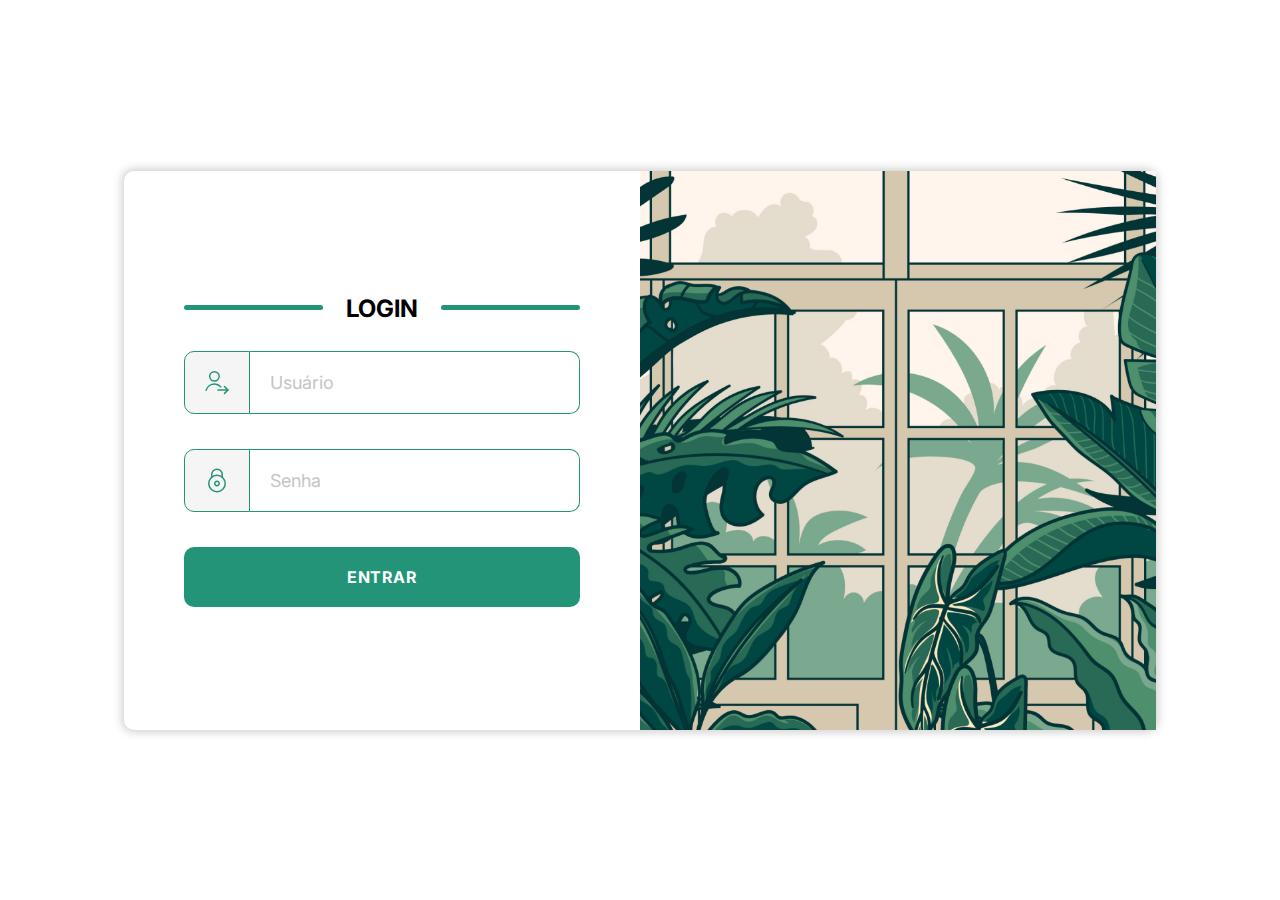
<file: index.html>
<!DOCTYPE html>
<html lang="en">

<head>
    <meta charset="UTF-8">
    <meta name="viewport" content="width=device-width, initial-scale=1.0">
    <link rel="stylesheet" href="./css/style.css">
    <link rel="preconnect" href="https://fonts.googleapis.com">
    <link rel="preconnect" href="https://fonts.gstatic.com" crossorigin>
    <link
        href="https://fonts.googleapis.com/css2?family=Inter:ital,opsz,wght@0,14..32,100..900;1,14..32,100..900&display=swap"
        rel="stylesheet">
    <link rel="shortcut icon" href="./icones/favicon.ico" type="image/x-icon">
    <title>Login</title>
</head>

<body>

    <main>
        <div class="login">
            <div class="conteudo-login">
                <div class="teste-login">
                    <h2>Login</h2>
                </div>
                <form action="" class="conteudo-login--form">
                    <div class="login-usuario">
                        <img src="./icones/user.svg" alt="">
                        <input type="text" placeholder="Usuário" class="input-usuario" required>
                    </div>
                    <div class="login-senha">
                        <img src="./icones/pswrd.svg" alt="">
                        <input type="password" placeholder="Senha" class="input-pswd" required>
                    </div>
                    <a href="./estoque.html" class="form-btn">Entrar</a>
                </form>
            </div>
            <div class="conteudo-img">
                <img src="./img/img-login.png" alt="Login" class="img-login" height="559px">
            </div>
        </div>
    </main>

</body>

</html>
</file>
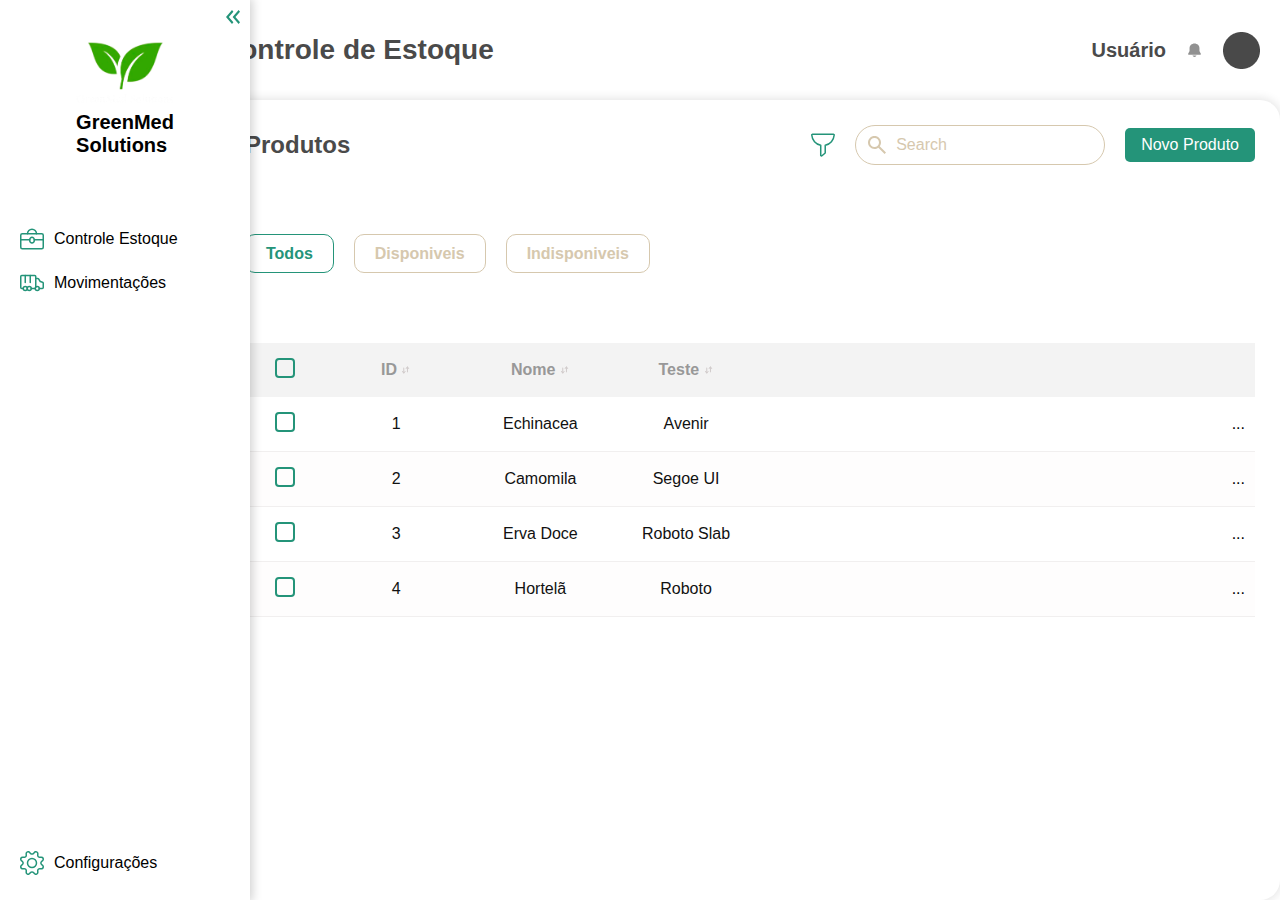
<file: estoque.html>
<!DOCTYPE html>
<html lang="en">
  <head>
    <meta charset="UTF-8" />
    <meta name="viewport" content="width=device-width, initial-scale=1.0" />
    <title>Controle de Estoque</title>
    <link rel="stylesheet" href="./css/estoque.css" />
    <link rel="stylesheet" href="./css/style.css" />
    <link rel="shortcut icon" href="./icones/favicon.ico" type="image/x-icon" />
  </head>

  <body>
    <nav class="navegacao">
      <img src="./img/seta-voltar.svg" alt="" srcset="" class="seta-voltar" />
      <div class="logo">
        <a href="./index.html" class="voltar-login">
          <img src="./img/logo.png" alt="" class="img-logo" />
        </a>
        <h3>GreenMed<br />Solutions</h3>
      </div>
      <div class="navegacao-container">
        <ul class="navecagao-menu">
          <li>
            <a href="./estoque.html">
              <img src="./icones/estoque.svg" alt="" srcset="" />
              Controle Estoque
            </a>
          </li>
          <li>
            <a href="./movimentacoes.html">
              <img src="./icones/movimentacoes.svg" alt="" />
              Movimentações
            </a>
          </li>
        </ul>
        <ul class="navecagao-menu">
          <li>
            <a href="#">
              <img src="./icones/configuracoes.svg" alt="" />
              Configurações
            </a>
          </li>
        </ul>
      </div>
    </nav>

    <div class="estoque-container">
      <div class="estoque-cabecalho">
        <h1>Controle de Estoque</h1>
        <div class="cabecalho-estoque--perfil">
          <h3>Usuário</h3>
          <img
            src="./img/notificacoes.svg"
            alt=""
            srcset=""
            class="img-notificacoes"
          />
          <img src="./img/perfil.png" alt="" srcset="" />
        </div>
      </div>
      <div class="estoque-produtos">
        <div class="estoque-produtos-cabecalho">
          <h2>Produtos</h2>
          <div class="produtos-filtro">
            <img src="./icones/filtrar.svg" alt="" class="btn-filtrar" />
            <div class="btn-pesquisa">
              <input type="search" class="btn-pesquisa" placeholder="Search" />
              <img src="./img/search.svg" class="search" alt="" srcset="" />
            </div>
            <a href="#" id="" class="btn-novo-produto">Novo Produto</a>
            <a href="#" id="" class="btn-novo-produto_respon">+</a>
          </div>
        </div>
        <div class="estoque-produtos--status">
          <ul>
            <li>
              <a href="#" class="stat1">Todos</a>
            </li>
            <li>
              <a href="#" class="stat2">Disponiveis</a>
            </li>
            <li>
              <a href="#" class="stat2">Indisponiveis</a>
            </li>
          </ul>
        </div>
        <div class="estoque-produtos--status-lista">
          <form class="lista-status">
            <!-- <label for="status" >Escolha um status:</label> -->
            <select id="status" class="produtos-status-lista" name="status">
              <option value="maçã">Todos</option>
              <option value="banana">Disponíveis</option>
              <option value="laranja">Indisponíveis</option>
            </select>
          </form>
        </div>
        <div class="estoque-produtos-tabela">
          <table class="estoque-tabela">
            <thead>
              <tr>
                <th>
                  <input type="checkbox" class="tabela-checkbox" />
                </th>
                <th class="tabela-titulo">
                  ID
                  <img src="./img/botao-filtro2.svg" alt="" srcset="" />
                </th>
                <th class="tabela-titulo">
                  Nome
                  <img src="./img/botao-filtro2.svg" alt="" srcset="" />
                </th>
                <th class="tabela-titulo">
                  Teste
                  <img src="./img/botao-filtro2.svg" alt="" srcset="" />
                </th>
                <th class="expandir"></th>
              </tr>
            </thead>
            <tbody>
              <tr>
                <td><input type="checkbox" class="tabela-checkbox" /></td>
                <td>1</td>
                <td>Echinacea</td>
                <td>Avenir</td>
                <td class="expandir">...</td>
              </tr>
              <tr>
                <td><input type="checkbox" class="tabela-checkbox" /></td>
                <td>2</td>
                <td>Camomila</td>
                <td>Segoe UI</td>
                <td class="expandir">...</td>
              </tr>
              <tr>
                <td><input type="checkbox" class="tabela-checkbox" /></td>
                <td>3</td>
                <td>Erva Doce</td>
                <td>Roboto Slab</td>
                <td class="expandir">...</td>
              </tr>
              <tr>
                <td><input type="checkbox" class="tabela-checkbox" /></td>
                <td>4</td>
                <td>Hortelã</td>
                <td>Roboto</td>
                <td class="expandir">...</td>
              </tr>
            </tbody>
          </table>
        </div>
      </div>
    </div>

    <script src="./js/script.js"></script>
  </body>
</html>
</file>
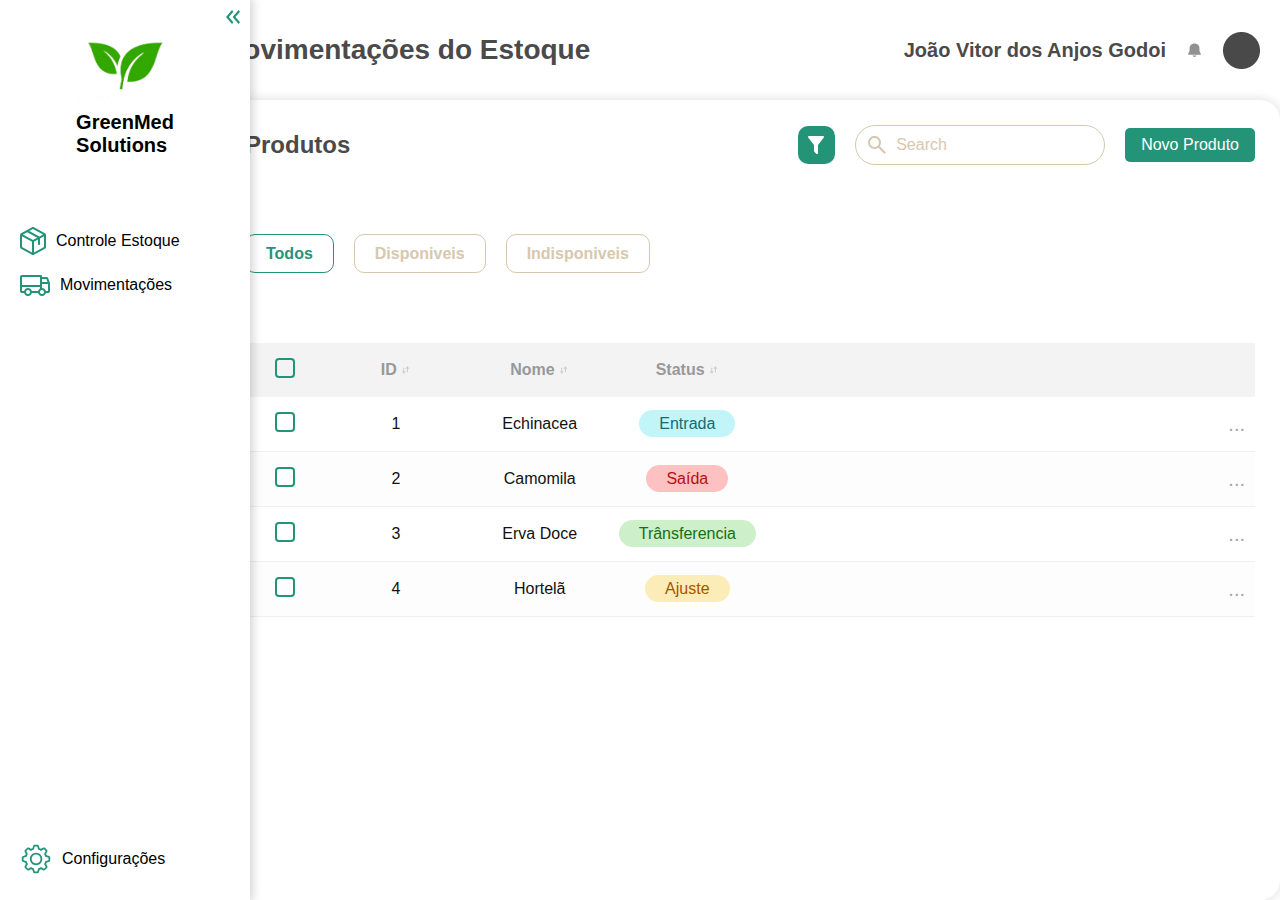
<file: movimentacoes.html>
<!DOCTYPE html>
<html lang="en">

<head>
  <meta charset="UTF-8">
  <meta name="viewport" content="width=device-width, initial-scale=1.0">
  <title>Controle de Estoque</title>
  <link rel="stylesheet" href="./css/estoque.css">
  <link rel="stylesheet" href="./css/movimentacoes.css">
  <link rel="stylesheet" href="./css/style.css">
  <link rel="shortcut icon" href="./icones/favicon.ico" type="image/x-icon">
</head>

<body>
  <nav class="navegacao">
    <img src="./img/seta-voltar.svg" alt="" srcset="" class="seta-voltar">
    <div class="logo">
      <a href="./index.html" class="voltar-login">
        <img src="./img/logo.png" alt="" class="img-logo" />
      </a>
      <h3>GreenMed<br />Solutions</h3>
    </div>
    <div class="navegacao-container">
      <ul class="navecagao-menu">
        <li>
          <a href="./estoque.html">
            <img src="./img/estoque.svg" alt="">
            Controle Estoque
          </a>
        </li>
        <li>
          <a href="./movimentacoes.html">
            <img src="./img/movimentacoes.svg" alt="">
            Movimentações
          </a>
        </li>
      </ul>
      <ul class="navecagao-menu">
        <li>
          <a href="#">
            <img src="./img/configuracoes.svg" alt="">
            Configurações
          </a>
        </li>
      </ul>
    </div>
  </nav>

  <div class="estoque-container">
    <div class="estoque-cabecalho">
      <h1>Movimentações do Estoque</h1>
      <div class="cabecalho-estoque--perfil">
        <h3>João Vitor dos Anjos Godoi</h3>
        <img src="./img/notificacoes.svg" alt="" srcset="">
        <img src="./img/perfil.png" alt="" srcset="">
      </div>
    </div>
    <div class="estoque-produtos">
      <div class="estoque-produtos-cabecalho">
        <h2>Produtos</h2>
        <div class="produtos-filtro">
          <img src="./img/botao-filtro.svg" alt="">
          <div class="btn-pesquisa">
            <input type="search" class="btn-pesquisa" placeholder="Search">
            <img src="./img/search.svg" class="search" alt="" srcset="">
          </div>
          <a href="#" id="" class="btn-novo-produto">Novo Produto</a>
        </div>
      </div>
      <div class="estoque-produtos--status">
        <ul>
          <li>
            <a href="#" class="stat1">Todos</a>
          </li>
          <li>
            <a href="#" class="stat2">Disponiveis</a>
          </li>
          <li>
            <a href="#" class="stat2">Indisponiveis</a>
          </li>
        </ul>
      </div>
      <div class="estoque-produtos-tabela">
        <table class="estoque-tabela">
          <thead>
            <tr>
              <th>
                <input type="checkbox" class="tabela-checkbox">
              </th>
              <th class="tabela-titulo">
                ID
                <img src="./img/botao-filtro2.svg" alt="" srcset="">
              </th>
              <th class="tabela-titulo">
                Nome
                <img src="./img/botao-filtro2.svg" alt="" srcset="">
              </th>
              <th class="tabela-titulo">
                Status
                <img src="./img/botao-filtro2.svg" alt="" srcset="">
              </th>
              <th class="expandir"></th>
            </tr>
          </thead>
          <tbody>
            <tr>
              <td><input type="checkbox" class="tabela-checkbox"></td>
              <td>1</td>
              <td>Echinacea</td>
              <td class="tabela-entrada">
                <span>Entrada</span>
              </td>
              <td class="expandir">
                <span>...</span>
              </td>
            </tr>
            <tr>
              <td><input type="checkbox" class="tabela-checkbox"></td>
              <td>2</td>
              <td>Camomila</td>
              <td class="tabela-saida">
                <span>Saída</span>
              </td>
              <td class="expandir">
                <span>...</span>
              </td>
            </tr>
            <tr>
              <td><input type="checkbox" class="tabela-checkbox"></td>
              <td>3</td>
              <td>Erva Doce</td>
              <td class="tabela-transf">
                <span>Trânsferencia</span>
              </td>
              <td class="expandir">
                <span>...</span>
              </td>
            </tr>
            <tr>
              <td><input type="checkbox" class="tabela-checkbox"></td>
              <td>4</td>
              <td>Hortelã</td>
              <td class="tabela-ajuste">
                <span>Ajuste</span>
              </td>
              <td class="expandir">
                <span>...</span>
              </td>
            </tr>
          </tbody>
        </table>
      </div>
    </div>
  </div>

  <script src="./js/script.js"></script>
</body>

</html>
</file>
<file: css/style.css>
@import url("../css/login.css");

html{
  font-size: 62.5%;
}

* {
  margin: 0;
  padding: 0;
  box-sizing: border-box;
  text-decoration: none;
  list-style: none;
  font-family: "inter", sans-serif;
}

main {
  display: flex;
  align-items: center;
  height: 100vh;
}

h1{
  font-size: 2.8rem;
}
h2{
  font-size: 2.4rem;
}
h3{
  font-size: 2.0rem;
}

p, a, th, td, label, input{
  font-size: 1.6rem;
}

.login {
  background-color: #ffffff;
  /* width: 926px; */
  width: auto;
  height: 559px;
  margin: 0 auto;
  /* display: flex; */
  /* align-items: center; */
  /* justify-content: space-between; */
  display: grid;
  grid-template-columns: 1fr 1fr;
  align-items: center;
  box-shadow: 0px 0px 10px 2px rgba(0, 0, 0, 0.2);
  border-radius: 10px;
}

.img-login {
  display: block;
  width: 100%;
  object-fit: cover;
}

@media (max-width: 800px) {
  .img-login {
    display: none;
  }

  main {
    align-items: normal;
  }

  .login{
    height: auto;
    box-shadow: none;
    width: 100%;
    justify-content: center;
  }


}
.voltar-login{
  color: #000;
}
.btn-filtrar{
  cursor: pointer;
}
</file>
<file: css/estoque.css>
body {
  display: grid;
  grid-template-columns: 200px 2fr;
  height: 100vh;
  width: 100vw;
}

.navegacao {
  box-shadow: 0px 0px 10px 2px rgba(0, 0, 0, 0.2);
  width: 250px;
  transition: width 0.3s ease;
  overflow: hidden;
  padding: 15px 10px;
  display: grid;
  grid-template-rows: auto 2fr auto;
  position: relative;
  z-index: 1000;
  transition: width 0.3s ease;
  background-color: #fff;
}

.navegacao.reduzido {
  width: 40px;
}

.seta-voltar {
  position: absolute;
  right: 10px;
  top: 10px;
  cursor: pointer;
}

.navegacao .logo {
  display: flex;
  flex-direction: column;
  align-items: center;
  margin-bottom: 60px;
}

.navegacao .img-logo {
  width: 162px;
}

.navecagao-menu {
  display: flex;
  flex-direction: column;
  align-items: start;
  width: 100%;
  /* gap: 20px; */
}

.navecagao-menu ul li {
  width: 100%;
}

.navecagao-menu li a {
  display: flex;
  align-items: center;
  gap: 10px;
  color: #000;
  padding: 10px;
  transition: padding 0.3s ease, font-size 0.3s ease;
  white-space: nowrap;
  /* evita quebra de linha */
  overflow: hidden;
}

.navecagao-menu li a:hover {
  color: #249479;
}

.navegacao .logo {
  display: flex;
  flex-direction: column;
  align-items: center;
}

.navegacao .logo img {
  width: 100px;
  transition: width 0.3s ease;
}

.navegacao.reduzido .logo img {
  display: none;
}

.reduzido .seta-voltar {
  transform: scaleX(-1);
  /* Gira horizontalmente */
  transition: transform 0.3s ease;
  /* Animação suave */
}

.navegacao.reduzido .logo {
  display: none;
}

.navegacao.reduzido .navecagao-menu {
  display: none;
}

.navegacao-container {
  display: flex;
  flex-direction: column;
  justify-content: space-between;
  align-items: center;
}

.estoque-container{
  
  width: 100%;
}

.estoque-cabecalho {
  display: flex;
  align-items: center;
  justify-content: space-between;
  flex-wrap: wrap;
  padding: 0px 20px;
  height: 100px;
  color: #4a4a4a;
}

.cabecalho-estoque--perfil {
  display: flex;
  gap: 20px;
  align-items: center;
}

.estoque-produtos {
  box-shadow: 0px 0px 10px 2px rgba(0, 0, 0, 0.1);
  height: calc(100vh - 100px);
  margin-left: 20px;
  padding: 25px;
  border-radius: 20px;
  
}

.estoque-produtos-cabecalho {
  display: flex;
  align-items: center;
  justify-content: space-between;
  flex-wrap: wrap;
  row-gap: 20px;
  margin-bottom: 80px;
}

.estoque-produtos-cabecalho h2 {
  color: #4a4a4a;
}

.produtos-filtro {
  display: flex;
  align-items: center;
  gap: 20px;
}

.btn-pesquisa {
  position: relative;
  display: inline-block;
}

.btn-pesquisa::placeholder {
  color: #d6c8ae;
}

.btn-pesquisa[type="search"] {
  width: 250px;
  padding: 10px 40px 10px 40px;
  border: 1px solid #d6c8ae;
  border-radius: 25px;
  outline: none;
  color: #4a4a4a;
  transition: 0.2s;
}
.btn-pesquisa[type="search"]:hover {
  box-shadow: 0px 0px 5px 0px #d6c8ae;
}

.search {
  position: absolute;
  left: 10px;
  top: 50%;
  transform: translateY(-50%);
  color: #aaa;
  pointer-events: none;
}

.btn-novo-produto {
  padding: 8px 16px;
  color: #fff;
  background-color: #249479;
  border-radius: 5px;
  transition: 0.3s;
}
.btn-novo-produto_respon {
  display: none;
  padding: 8px 16px;
  color: #fff;
  background-color: #249479;
  border-radius: 5px;
  transition: 0.3s;
}

.btn-novo-produto:hover {
  background-color: #1b7c65;
}

.estoque-produtos--status {
  margin-bottom: 80px;
}

.estoque-produtos--status ul {
  display: flex;
  flex-wrap: wrap;
  gap: 20px;
}
.estoque-produtos--status-lista {
  display: none;
}

.estoque-produtos--status .stat1 {
  color: #249479;
  background-color: transparent;
  border: 1px solid #249479;
  padding: 10px 20px;
  border-radius: 10px;
  font-weight: bold;
  transition: 0.2s;
}

.estoque-produtos--status .stat1:hover {
  background-color: #249479;
  color: #fff;
}

.estoque-produtos--status .stat2 {
  color: #d6c8ae;
  background-color: transparent;
  border: 1px solid #d6c8ae;
  padding: 10px 20px;
  border-radius: 10px;
  font-weight: bold;
  transition: 0.2s;
}

.estoque-produtos--status .stat2:hover {
  background-color: #d6c8ae;
  color: #fff;
}

.estoque-tabela {
  width: auto;
  border-collapse: collapse;
}

.estoque-tabela th {
  padding: 15px 30px;
  color: #989898;
}

.estoque-tabela thead {
  background-color: #f3f3f3;
  padding: 20px 0px;
}

.tabela-titulo {
  width: 15%;
}

.tabela-checkbox {
  appearance: none;
  -webkit-appearance: none;
  width: 20px;
  height: 20px;
  border: 2px solid #249479;
  border-radius: 4px;
  cursor: pointer;
}

/* Cor ao marcar o checkbox */
.tabela-checkbox:checked {
/*   background-image: url("../icones/user.svg");
 */  background-color: #249479;
  border-color: #249479;
}

.expandir {
  width: 100%;
  text-align: right;
  padding-right: 10px;
}

.expandir span {
  font-size: 2rem;
  color: #a5a4a4;
  transition: 0.3s;
}

.expandir span:hover {
  cursor: pointer;
  color: #575757;
}

.estoque-tabela td:not(.expandir),
.tabela-titulo {
  padding: 15px 0;
  text-align: center;
  color: #111111;
}

.estoque-tabela td {
  border-bottom: 1px solid #f1efef;
}

.estoque-tabela tr:nth-child(even) {
  background-color: #fefdfd;
}

@media (max-width: 850px) {

  th img{
    display: none;
  }

  body {
    grid-template-columns: auto;
    grid-template-rows: auto 1fr;
    height: auto;
  }
  .navecagao-menu li a{
    padding: 15px 20px;
    margin: 5px 0;
  }

  .estoque-produtos-cabecalho {
    flex-direction: column;
    align-items: start;
    margin-bottom: 40px;
  }

  .estoque-produtos {
    margin: 0;
  }

  .produtos-filtro {
    width: 100%;
    justify-content: space-between;
  }
  .btn-pesquisa[type="search"] {
    width: 300px;
  }

  .estoque-produtos--status ul {
    gap: 30px;
  }

  .cabecalho-estoque--perfil h3,
  .img-notificacoes {
    display: none;
  }

  .estoque-cabecalho {
    padding: 70px 40px;
  }

  .estoque-produtos {
    box-shadow: none;
    padding: 25px 40px;
    height: auto;
    width: auto;
  }
  .navegacao {
    width: 100%;
    height: auto;
    position: fixed;
    background-color: #fff;
  }
  .navegacao .logo{
    margin-bottom: 30px;
  }
  .navegacao.navegacao.reduzido {
    height: 50px;
  }

  .seta-voltar{
    top: 20px;
    width: 20px;
    height: 20px;
  }

  .btn-novo-produto {
    display: none;
  }
  .btn-novo-produto_respon {
    display: block;
  }


  .estoque-produtos--status {
    display: none;
  }
  .estoque-produtos--status-lista {
    display: block;
    margin-bottom: 20px;
  }

  .lista-status {
    display: flex;
    align-items: center;
  }

  .produtos-status-lista {
    width: auto;
    padding: 10px;
    flex-grow: 2;
    border: 1px solid #ccc;
    border-radius: 5px;
    background-color: #f9f9f9;
    font-size: 16px;
  }

}
</file>
<file: css/movimentacoes.css>
body {
  display: grid;
  grid-template-columns: 200px 2fr;
  height: 100vh;
  width: 100vw;
}

.navegacao {
  box-shadow: 0px 0px 10px 2px rgba(0, 0, 0, 0.2);
  width: 250px;
  transition: width 0.3s ease;
  overflow: hidden;
  padding: 15px 10px;
  display: grid;
  grid-template-rows: auto 2fr auto;
  position: relative;
  z-index: 1000;
  transition: width 0.3s ease;
  background-color: #fff;
}

.navegacao.reduzido {
  width: 40px;
}

.seta-voltar {
  position: absolute;
  right: 10px;
  top: 10px;
  cursor: pointer;
}

.navegacao .logo {
  display: flex;
  flex-direction: column;
  align-items: center;
  margin-bottom: 60px;
}

.navegacao .img-logo {
  width: 162px;
}

.navecagao-menu {
  display: flex;
  flex-direction: column;
  width: 100%;
  /* gap: 20px; */
}

.navecagao-menu ul li {
  width: 100%;
}

.navecagao-menu li a {
  display: flex;
  align-items: center;
  gap: 10px;
  color: #000;
  padding: 10px;
  transition: padding 0.3s ease, font-size 0.3s ease;
  white-space: nowrap;
  /* evita quebra de linha */
  overflow: hidden;
}

.navecagao-menu li a:hover {
  color: #249479;
}

.navegacao .logo {
  display: flex;
  flex-direction: column;
  align-items: center;
}

.navegacao .logo img {
  width: 100px;
  transition: width 0.3s ease;
}

.navegacao.reduzido .logo img {
  display: none;
}

.reduzido .seta-voltar {
  transform: scaleX(-1);
  /* Gira horizontalmente */
  transition: transform 0.3s ease;
  /* Animação suave */
}

.navegacao.reduzido .logo {
  display: none;
}

.navegacao.reduzido .navecagao-menu {
  display: none;
}

.navegacao-container {
  display: flex;
  flex-direction: column;
  justify-content: space-between;
  align-items: center;
}

.estoque-cabecalho {
  display: flex;
  align-items: center;
  justify-content: space-between;
  flex-wrap: wrap;
  padding: 0px 20px;
  height: 100px;
  color: #4a4a4a;
}

.cabecalho-estoque--perfil {
  display: flex;
  gap: 20px;
  align-items: center;
}

.estoque-produtos {
  box-shadow: 0px 0px 10px 2px rgba(0, 0, 0, 0.1);
  height: calc(100vh - 100px);
  margin-left: 20px;
  padding: 25px;
  border-radius: 20px;
}

.estoque-produtos-cabecalho {
  display: flex;
  align-items: center;
  justify-content: space-between;
  flex-wrap: wrap;
  row-gap: 20px;
  margin-bottom: 80px;
}

.estoque-produtos-cabecalho h2 {
  color: #4a4a4a;
}

.produtos-filtro {
  display: flex;
  align-items: center;
  gap: 20px;
}

.btn-pesquisa {
  position: relative;
  display: inline-block;
}

.btn-pesquisa::placeholder {
  color: #d6c8ae;
}

.btn-pesquisa[type="search"] {
  width: 250px;
  padding: 10px 40px 10px 40px;
  border: 1px solid #d6c8ae;
  border-radius: 25px;
  outline: none;
  color: #4a4a4a;
}

.search {
  position: absolute;
  left: 10px;
  top: 50%;
  transform: translateY(-50%);
  color: #aaa;
  pointer-events: none;
}

.btn-novo-produto {
  padding: 8px 16px;
  color: #fff;
  background-color: #249479;
  border-radius: 5px;
  transition: 0.3s;
}
.btn-novo-produto_respon {
  display: none;
  padding: 8px 16px;
  color: #fff;
  background-color: #249479;
  border-radius: 5px;
  transition: 0.3s;
}

.btn-novo-produto:hover {
  background-color: #1b7c65;
}

.estoque-produtos--status {
  margin-bottom: 80px;
}

.estoque-produtos--status ul {
  display: flex;
  flex-wrap: wrap;
  gap: 20px;
}
.estoque-produtos--status-lista {
  display: none;
}

.estoque-produtos--status .stat1 {
  color: #249479;
  background-color: transparent;
  border: 1px solid #249479;
  padding: 10px 20px;
  border-radius: 10px;
  font-weight: bold;
  transition: 0.2s;
}

.estoque-produtos--status .stat1:hover {
  background-color: #249479;
  color: #fff;
}

.estoque-produtos--status .stat2 {
  color: #d6c8ae;
  background-color: transparent;
  border: 1px solid #d6c8ae;
  padding: 10px 20px;
  border-radius: 10px;
  font-weight: bold;
  transition: 0.2s;
}

.estoque-produtos--status .stat2:hover {
  background-color: #d6c8ae;
  color: #fff;
}

.estoque-tabela {
  width: auto;
  border-collapse: collapse;
}

.estoque-tabela th {
  padding: 15px 30px;
  color: #989898;
}

.estoque-tabela thead {
  background-color: #f3f3f3;
  padding: 20px 0px;
}

.tabela-titulo {
  width: 15%;
}

.tabela-checkbox {
  appearance: none;
  -webkit-appearance: none;
  width: 20px;
  height: 20px;
  border: 2px solid #249479;
  border-radius: 4px;
  cursor: pointer;
}

/* Cor ao marcar o checkbox */
.tabela-checkbox:checked {
  background-color: #249479;
  border-color: #249479;
}

.expandir {
  width: 100%;
  text-align: right;
  padding-right: 10px;
}

.expandir span {
  font-size: 2rem;
  color: #a5a4a4;
  transition: 0.3s;
}

.expandir span:hover {
  cursor: pointer;
  color: #575757;
}

.estoque-tabela td:not(.expandir),
.tabela-titulo {
  padding: 15px 0;
  text-align: center;
  color: #111111;
}

.estoque-tabela td {
  border-bottom: 1px solid #f1efef;
}

.estoque-tabela tr:nth-child(even) {
  background-color: #fefdfd;
}

@media (max-width: 850px) {
  body {
    grid-template-columns: auto;
    grid-template-rows: auto 1fr;
    height: auto;
  }
  .navecagao-menu li a{
    padding: 15px 20px;
    margin: 5px 0;
  }

  .estoque-produtos-cabecalho {
    flex-direction: column;
    align-items: start;
    margin-bottom: 40px;
  }

  .estoque-produtos {
    margin: 0;
  }

  .produtos-filtro {
    width: 100%;
    justify-content: normal;
  }
  .btn-pesquisa[type="search"] {
    width: 300px;
  }

  .estoque-produtos--status ul {
    gap: 30px;
  }

  .cabecalho-estoque--perfil h3,
  .img-notificacoes {
    display: none;
  }

  .estoque-cabecalho {
    padding: 0px 40px;
  }

  .estoque-produtos {
    padding: 25px 40px;
  }
  .navegacao {
    width: 100%;
    height: auto;
    position: fixed;
    background-color: #fff;
  }
  .navegacao .logo{
    margin-bottom: 30px;
  }
  .navegacao.navegacao.reduzido {
    height: 50px;
  }

  .seta-voltar{
    top: 20px;
    width: 20px;
    height: 20px;
  }

  .btn-novo-produto {
    display: none;
  }
  .btn-novo-produto_respon {
    display: block;
  }

  .estoque-container {
    padding: 40px 0;
  }

  .estoque-produtos {
    height: auto;
  }

  .estoque-produtos--status {
    display: none;
  }
  .estoque-produtos--status-lista {
    display: block;
    margin-bottom: 20px;
  }

  .lista-status {
    display: flex;
    align-items: center;
  }

  .produtos-status-lista {
    width: auto;
    padding: 10px;
    flex-grow: 2;
    border: 1px solid #ccc;
    border-radius: 5px;
    background-color: #f9f9f9;
    font-size: 16px;
    margin-left: 10px;
  }

}


.tabela-entrada span{
  background-color: #98EEF399;
  color: #146C72;
  border-radius: 30px;
  padding: 5px 20px;
}
.tabela-saida span{
  background-color: #FC9A9A99;
  color: #BD0D0D;
  border-radius: 30px;
  padding: 5px 20px;
}
.tabela-transf span{
  background-color: #ACE4A799;
  color: #17700F;
  border-radius: 30px;
  padding: 5px 20px;
}
.tabela-ajuste span{
  background-color: #FAE18999;
  color: #AA5200;
  border-radius: 30px;
  padding: 5px 20px;
}
</file>
